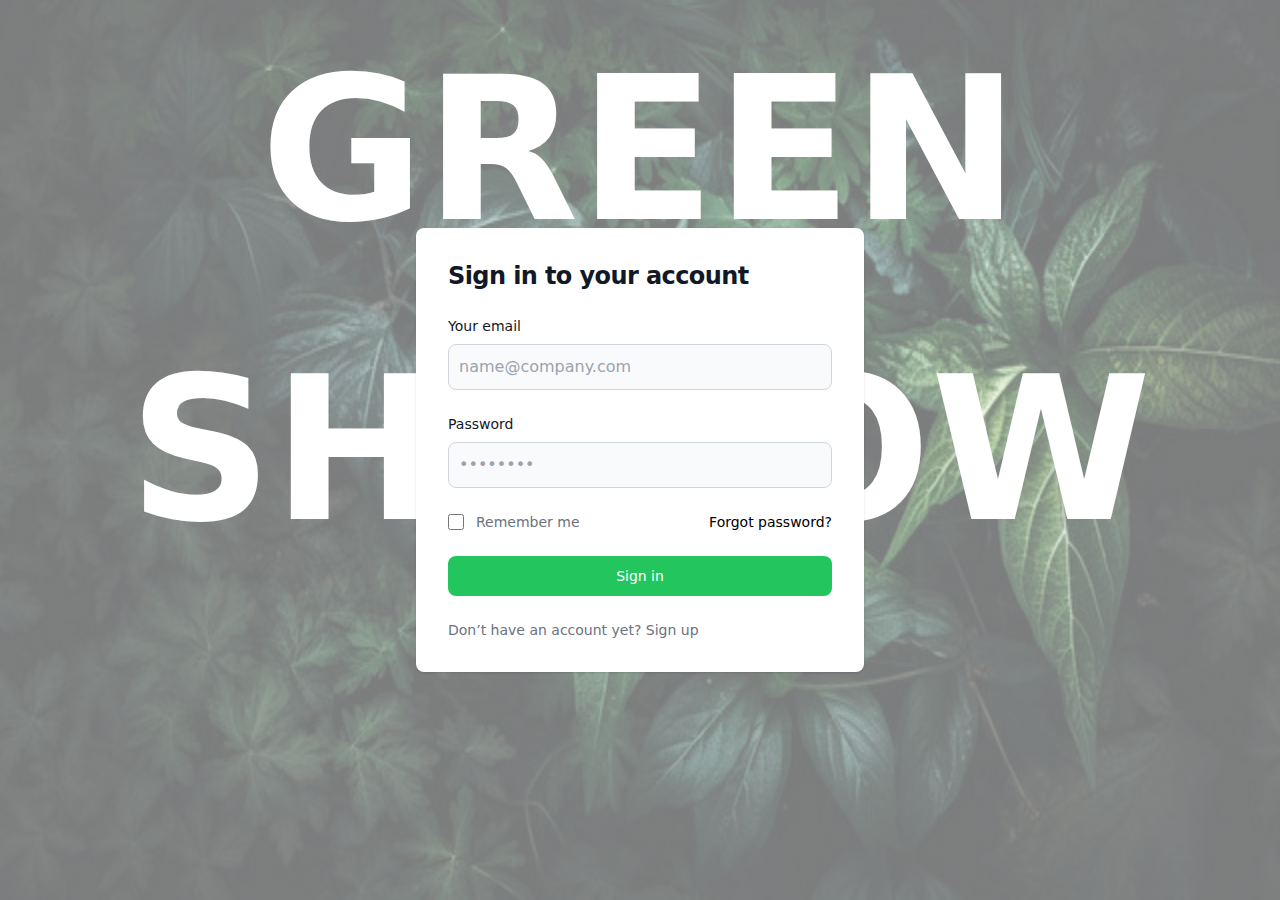
<file: frontend/src/login.html>
<!DOCTYPE html>
<html lang="en">
  <head>
    <meta charset="UTF-8" />
    <meta name="viewport" content="width=device-width, initial-scale=1.0" />
    <title>Document</title>
    <link href="./output.css" rel="stylesheet" />
  </head>
  <body>
    <section class="bg-gray-50 ">
      <img class="h-full w-full absolute opacity-50" src="./acessst/image/leff.jpg" alt="">
      <h1 class="text-white font-bold text-[200px] absolute z-[5] font-poppins flex items-center justify-center text-center">GREEN SHADOW</h1>
      <div
        class="flex flex-col items-center justify-center px-6 py-8 mx-auto md:h-screen lg:py-0 relative z-10 "
      >
        <div
          class="w-full bg-white rounded-lg shadow md:mt-0 sm:max-w-md xl:p-0 "
        >
          <div class="p-6 space-y-4 md:space-y-6 sm:p-8">
            <h1
              class="text-xl font-bold leading-tight tracking-tight text-gray-900 md:text-2xl "
            >
              Sign in to your account
            </h1>
            <form class="space-y-4 md:space-y-6" action="#">
              <div>
                <label
                  for="email"
                  class="block mb-2 text-sm font-medium text-gray-900 "
                  >Your email</label
                >
                <input
                  type="email"
                  name="email"
                  id="email"
                  class="bg-gray-50 border border-gray-300 text-gray-900 rounded-lg focus:ring-primary-600 focus:border-primary-600 block w-full p-2.5 "
                  placeholder="name@company.com"
                  required=""
                />
              </div>
              <div>
                <label
                  for="password"
                  class="block mb-2 text-sm font-medium text-gray-900 "
                  >Password</label
                >
                <input
                  type="password"
                  name="password"
                  id="password"
                  placeholder="••••••••"
                  class="bg-gray-50 border border-gray-300 text-gray-900 rounded-lg focus:ring-primary-600 focus:border-primary-600 block w-full p-2.5 "
                  required=""
                />
              </div>
              <div class="flex items-center justify-between">
                <div class="flex items-start">
                  <div class="flex items-center h-5">
                    <input
                      id="remember"
                      aria-describedby="remember"
                      type="checkbox"
                      class="w-4 h-4 border border-gray-300 rounded bg-gray-50 focus:ring-3 focus:ring-primary-300 "
                      required=""
                    />
                  </div>
                  <div class="ml-3 text-sm">
                    <label
                      for="remember"
                      class="text-gray-500 "
                      >Remember me</label
                    >
                  </div>
                </div>
                <a
                  href="#"
                  class="text-sm font-medium text-primary-600 hover:underline "
                  >Forgot password?</a
                >
              </div>
              <button
                onclick="navigate()"
                type="submit"
                class="w-full text-white bg-green-500 hover:bg-primary-700 focus:ring-4 focus:outline-none focus:ring-primary-300 font-medium rounded-lg text-sm px-5 py-2.5 text-center "
              >
                Sign in
              </button>
              <p class="text-sm font-light text-gray-500 ">
                Don’t have an account yet?
                <a
                  href="reg.html"
                  class="font-medium text-primary-600 hover:underline "
                  >Sign up</a
                >
              </p>
            </form>
          </div>
        </div>
      </div>
    </section>
  </body>

  <script>
    async function navigate() {
      const email = document.getElementById("email").value;
      const password = document.getElementById("password").value;

      const requestBody = {
        email: email,
        password: password,
      };

      localStorage.setItem("user", email);

      try {
        const response = await fetch("http://localhost:8080/auth/login", {
          method: "POST",
          headers: {
            "Content-Type": "application/json",
          },
          body: JSON.stringify(requestBody),
        });

        if (response.ok) {
          const result = await response.json();
          console.log("Login successful:", result);

          localStorage.setItem("token", result.token);
          localStorage.setItem("expiresIn", result.expiresIn);

          

          alert("Login successful!");
          window.location.href = "index.html";
        } else {
          console.error("Login failed:", response.status, response.statusText);
          alert("Login failed. Please check your credentials.");
        }
      } catch (error) {
        console.error("Error during login:", error);
        alert("An error occurred. Please try again later.");
      }
    }
  </script>
  
</html>
</file>
<file: frontend/src/output.css>
*, ::before, ::after {
  --tw-border-spacing-x: 0;
  --tw-border-spacing-y: 0;
  --tw-translate-x: 0;
  --tw-translate-y: 0;
  --tw-rotate: 0;
  --tw-skew-x: 0;
  --tw-skew-y: 0;
  --tw-scale-x: 1;
  --tw-scale-y: 1;
  --tw-pan-x:  ;
  --tw-pan-y:  ;
  --tw-pinch-zoom:  ;
  --tw-scroll-snap-strictness: proximity;
  --tw-gradient-from-position:  ;
  --tw-gradient-via-position:  ;
  --tw-gradient-to-position:  ;
  --tw-ordinal:  ;
  --tw-slashed-zero:  ;
  --tw-numeric-figure:  ;
  --tw-numeric-spacing:  ;
  --tw-numeric-fraction:  ;
  --tw-ring-inset:  ;
  --tw-ring-offset-width: 0px;
  --tw-ring-offset-color: #fff;
  --tw-ring-color: rgb(59 130 246 / 0.5);
  --tw-ring-offset-shadow: 0 0 #0000;
  --tw-ring-shadow: 0 0 #0000;
  --tw-shadow: 0 0 #0000;
  --tw-shadow-colored: 0 0 #0000;
  --tw-blur:  ;
  --tw-brightness:  ;
  --tw-contrast:  ;
  --tw-grayscale:  ;
  --tw-hue-rotate:  ;
  --tw-invert:  ;
  --tw-saturate:  ;
  --tw-sepia:  ;
  --tw-drop-shadow:  ;
  --tw-backdrop-blur:  ;
  --tw-backdrop-brightness:  ;
  --tw-backdrop-contrast:  ;
  --tw-backdrop-grayscale:  ;
  --tw-backdrop-hue-rotate:  ;
  --tw-backdrop-invert:  ;
  --tw-backdrop-opacity:  ;
  --tw-backdrop-saturate:  ;
  --tw-backdrop-sepia:  ;
  --tw-contain-size:  ;
  --tw-contain-layout:  ;
  --tw-contain-paint:  ;
  --tw-contain-style:  ;
}

::backdrop {
  --tw-border-spacing-x: 0;
  --tw-border-spacing-y: 0;
  --tw-translate-x: 0;
  --tw-translate-y: 0;
  --tw-rotate: 0;
  --tw-skew-x: 0;
  --tw-skew-y: 0;
  --tw-scale-x: 1;
  --tw-scale-y: 1;
  --tw-pan-x:  ;
  --tw-pan-y:  ;
  --tw-pinch-zoom:  ;
  --tw-scroll-snap-strictness: proximity;
  --tw-gradient-from-position:  ;
  --tw-gradient-via-position:  ;
  --tw-gradient-to-position:  ;
  --tw-ordinal:  ;
  --tw-slashed-zero:  ;
  --tw-numeric-figure:  ;
  --tw-numeric-spacing:  ;
  --tw-numeric-fraction:  ;
  --tw-ring-inset:  ;
  --tw-ring-offset-width: 0px;
  --tw-ring-offset-color: #fff;
  --tw-ring-color: rgb(59 130 246 / 0.5);
  --tw-ring-offset-shadow: 0 0 #0000;
  --tw-ring-shadow: 0 0 #0000;
  --tw-shadow: 0 0 #0000;
  --tw-shadow-colored: 0 0 #0000;
  --tw-blur:  ;
  --tw-brightness:  ;
  --tw-contrast:  ;
  --tw-grayscale:  ;
  --tw-hue-rotate:  ;
  --tw-invert:  ;
  --tw-saturate:  ;
  --tw-sepia:  ;
  --tw-drop-shadow:  ;
  --tw-backdrop-blur:  ;
  --tw-backdrop-brightness:  ;
  --tw-backdrop-contrast:  ;
  --tw-backdrop-grayscale:  ;
  --tw-backdrop-hue-rotate:  ;
  --tw-backdrop-invert:  ;
  --tw-backdrop-opacity:  ;
  --tw-backdrop-saturate:  ;
  --tw-backdrop-sepia:  ;
  --tw-contain-size:  ;
  --tw-contain-layout:  ;
  --tw-contain-paint:  ;
  --tw-contain-style:  ;
}

/*
! tailwindcss v3.4.14 | MIT License | https://tailwindcss.com
*/

/*
1. Prevent padding and border from affecting element width. (https://github.com/mozdevs/cssremedy/issues/4)
2. Allow adding a border to an element by just adding a border-width. (https://github.com/tailwindcss/tailwindcss/pull/116)
*/

*,
::before,
::after {
  box-sizing: border-box;
  /* 1 */
  border-width: 0;
  /* 2 */
  border-style: solid;
  /* 2 */
  border-color: #e5e7eb;
  /* 2 */
}

::before,
::after {
  --tw-content: '';
}

/*
1. Use a consistent sensible line-height in all browsers.
2. Prevent adjustments of font size after orientation changes in iOS.
3. Use a more readable tab size.
4. Use the user's configured `sans` font-family by default.
5. Use the user's configured `sans` font-feature-settings by default.
6. Use the user's configured `sans` font-variation-settings by default.
7. Disable tap highlights on iOS
*/

html,
:host {
  line-height: 1.5;
  /* 1 */
  -webkit-text-size-adjust: 100%;
  /* 2 */
  -moz-tab-size: 4;
  /* 3 */
  -o-tab-size: 4;
     tab-size: 4;
  /* 3 */
  font-family: ui-sans-serif, system-ui, sans-serif, "Apple Color Emoji", "Segoe UI Emoji", "Segoe UI Symbol", "Noto Color Emoji";
  /* 4 */
  font-feature-settings: normal;
  /* 5 */
  font-variation-settings: normal;
  /* 6 */
  -webkit-tap-highlight-color: transparent;
  /* 7 */
}

/*
1. Remove the margin in all browsers.
2. Inherit line-height from `html` so users can set them as a class directly on the `html` element.
*/

body {
  margin: 0;
  /* 1 */
  line-height: inherit;
  /* 2 */
}

/*
1. Add the correct height in Firefox.
2. Correct the inheritance of border color in Firefox. (https://bugzilla.mozilla.org/show_bug.cgi?id=190655)
3. Ensure horizontal rules are visible by default.
*/

hr {
  height: 0;
  /* 1 */
  color: inherit;
  /* 2 */
  border-top-width: 1px;
  /* 3 */
}

/*
Add the correct text decoration in Chrome, Edge, and Safari.
*/

abbr:where([title]) {
  -webkit-text-decoration: underline dotted;
          text-decoration: underline dotted;
}

/*
Remove the default font size and weight for headings.
*/

h1,
h2,
h3,
h4,
h5,
h6 {
  font-size: inherit;
  font-weight: inherit;
}

/*
Reset links to optimize for opt-in styling instead of opt-out.
*/

a {
  color: inherit;
  text-decoration: inherit;
}

/*
Add the correct font weight in Edge and Safari.
*/

b,
strong {
  font-weight: bolder;
}

/*
1. Use the user's configured `mono` font-family by default.
2. Use the user's configured `mono` font-feature-settings by default.
3. Use the user's configured `mono` font-variation-settings by default.
4. Correct the odd `em` font sizing in all browsers.
*/

code,
kbd,
samp,
pre {
  font-family: ui-monospace, SFMono-Regular, Menlo, Monaco, Consolas, "Liberation Mono", "Courier New", monospace;
  /* 1 */
  font-feature-settings: normal;
  /* 2 */
  font-variation-settings: normal;
  /* 3 */
  font-size: 1em;
  /* 4 */
}

/*
Add the correct font size in all browsers.
*/

small {
  font-size: 80%;
}

/*
Prevent `sub` and `sup` elements from affecting the line height in all browsers.
*/

sub,
sup {
  font-size: 75%;
  line-height: 0;
  position: relative;
  vertical-align: baseline;
}

sub {
  bottom: -0.25em;
}

sup {
  top: -0.5em;
}

/*
1. Remove text indentation from table contents in Chrome and Safari. (https://bugs.chromium.org/p/chromium/issues/detail?id=999088, https://bugs.webkit.org/show_bug.cgi?id=201297)
2. Correct table border color inheritance in all Chrome and Safari. (https://bugs.chromium.org/p/chromium/issues/detail?id=935729, https://bugs.webkit.org/show_bug.cgi?id=195016)
3. Remove gaps between table borders by default.
*/

table {
  text-indent: 0;
  /* 1 */
  border-color: inherit;
  /* 2 */
  border-collapse: collapse;
  /* 3 */
}

/*
1. Change the font styles in all browsers.
2. Remove the margin in Firefox and Safari.
3. Remove default padding in all browsers.
*/

button,
input,
optgroup,
select,
textarea {
  font-family: inherit;
  /* 1 */
  font-feature-settings: inherit;
  /* 1 */
  font-variation-settings: inherit;
  /* 1 */
  font-size: 100%;
  /* 1 */
  font-weight: inherit;
  /* 1 */
  line-height: inherit;
  /* 1 */
  letter-spacing: inherit;
  /* 1 */
  color: inherit;
  /* 1 */
  margin: 0;
  /* 2 */
  padding: 0;
  /* 3 */
}

/*
Remove the inheritance of text transform in Edge and Firefox.
*/

button,
select {
  text-transform: none;
}

/*
1. Correct the inability to style clickable types in iOS and Safari.
2. Remove default button styles.
*/

button,
input:where([type='button']),
input:where([type='reset']),
input:where([type='submit']) {
  -webkit-appearance: button;
  /* 1 */
  background-color: transparent;
  /* 2 */
  background-image: none;
  /* 2 */
}

/*
Use the modern Firefox focus style for all focusable elements.
*/

:-moz-focusring {
  outline: auto;
}

/*
Remove the additional `:invalid` styles in Firefox. (https://github.com/mozilla/gecko-dev/blob/2f9eacd9d3d995c937b4251a5557d95d494c9be1/layout/style/res/forms.css#L728-L737)
*/

:-moz-ui-invalid {
  box-shadow: none;
}

/*
Add the correct vertical alignment in Chrome and Firefox.
*/

progress {
  vertical-align: baseline;
}

/*
Correct the cursor style of increment and decrement buttons in Safari.
*/

::-webkit-inner-spin-button,
::-webkit-outer-spin-button {
  height: auto;
}

/*
1. Correct the odd appearance in Chrome and Safari.
2. Correct the outline style in Safari.
*/

[type='search'] {
  -webkit-appearance: textfield;
  /* 1 */
  outline-offset: -2px;
  /* 2 */
}

/*
Remove the inner padding in Chrome and Safari on macOS.
*/

::-webkit-search-decoration {
  -webkit-appearance: none;
}

/*
1. Correct the inability to style clickable types in iOS and Safari.
2. Change font properties to `inherit` in Safari.
*/

::-webkit-file-upload-button {
  -webkit-appearance: button;
  /* 1 */
  font: inherit;
  /* 2 */
}

/*
Add the correct display in Chrome and Safari.
*/

summary {
  display: list-item;
}

/*
Removes the default spacing and border for appropriate elements.
*/

blockquote,
dl,
dd,
h1,
h2,
h3,
h4,
h5,
h6,
hr,
figure,
p,
pre {
  margin: 0;
}

fieldset {
  margin: 0;
  padding: 0;
}

legend {
  padding: 0;
}

ol,
ul,
menu {
  list-style: none;
  margin: 0;
  padding: 0;
}

/*
Reset default styling for dialogs.
*/

dialog {
  padding: 0;
}

/*
Prevent resizing textareas horizontally by default.
*/

textarea {
  resize: vertical;
}

/*
1. Reset the default placeholder opacity in Firefox. (https://github.com/tailwindlabs/tailwindcss/issues/3300)
2. Set the default placeholder color to the user's configured gray 400 color.
*/

input::-moz-placeholder, textarea::-moz-placeholder {
  opacity: 1;
  /* 1 */
  color: #9ca3af;
  /* 2 */
}

input::placeholder,
textarea::placeholder {
  opacity: 1;
  /* 1 */
  color: #9ca3af;
  /* 2 */
}

/*
Set the default cursor for buttons.
*/

button,
[role="button"] {
  cursor: pointer;
}

/*
Make sure disabled buttons don't get the pointer cursor.
*/

:disabled {
  cursor: default;
}

/*
1. Make replaced elements `display: block` by default. (https://github.com/mozdevs/cssremedy/issues/14)
2. Add `vertical-align: middle` to align replaced elements more sensibly by default. (https://github.com/jensimmons/cssremedy/issues/14#issuecomment-634934210)
   This can trigger a poorly considered lint error in some tools but is included by design.
*/

img,
svg,
video,
canvas,
audio,
iframe,
embed,
object {
  display: block;
  /* 1 */
  vertical-align: middle;
  /* 2 */
}

/*
Constrain images and videos to the parent width and preserve their intrinsic aspect ratio. (https://github.com/mozdevs/cssremedy/issues/14)
*/

img,
video {
  max-width: 100%;
  height: auto;
}

/* Make elements with the HTML hidden attribute stay hidden by default */

[hidden]:where(:not([hidden="until-found"])) {
  display: none;
}

.sr-only {
  position: absolute;
  width: 1px;
  height: 1px;
  padding: 0;
  margin: -1px;
  overflow: hidden;
  clip: rect(0, 0, 0, 0);
  white-space: nowrap;
  border-width: 0;
}

.visible {
  visibility: visible;
}

.static {
  position: static;
}

.fixed {
  position: fixed;
}

.absolute {
  position: absolute;
}

.relative {
  position: relative;
}

.bottom-0 {
  bottom: 0px;
}

.left-0 {
  left: 0px;
}

.left-2\.5 {
  left: 0.625rem;
}

.right-0 {
  right: 0px;
}

.right-\[100px\] {
  right: 100px;
}

.top-0 {
  top: 0px;
}

.top-2\.5 {
  top: 0.625rem;
}

.z-10 {
  z-index: 10;
}

.z-\[1000\] {
  z-index: 1000;
}

.z-\[5\] {
  z-index: 5;
}

.col-span-2 {
  grid-column: span 2 / span 2;
}

.col-span-full {
  grid-column: 1 / -1;
}

.m-auto {
  margin: auto;
}

.mx-auto {
  margin-left: auto;
  margin-right: auto;
}

.mb-10 {
  margin-bottom: 2.5rem;
}

.mb-2 {
  margin-bottom: 0.5rem;
}

.mb-3 {
  margin-bottom: 0.75rem;
}

.mb-4 {
  margin-bottom: 1rem;
}

.mb-5 {
  margin-bottom: 1.25rem;
}

.mb-6 {
  margin-bottom: 1.5rem;
}

.ml-2 {
  margin-left: 0.5rem;
}

.ml-3 {
  margin-left: 0.75rem;
}

.mr-2 {
  margin-right: 0.5rem;
}

.mr-6 {
  margin-right: 1.5rem;
}

.ms-2 {
  margin-inline-start: 0.5rem;
}

.mt-2 {
  margin-top: 0.5rem;
}

.mt-4 {
  margin-top: 1rem;
}

.mt-5 {
  margin-top: 1.25rem;
}

.mt-6 {
  margin-top: 1.5rem;
}

.block {
  display: block;
}

.inline-block {
  display: inline-block;
}

.inline {
  display: inline;
}

.flex {
  display: flex;
}

.inline-flex {
  display: inline-flex;
}

.table {
  display: table;
}

.grid {
  display: grid;
}

.contents {
  display: contents;
}

.hidden {
  display: none;
}

.h-16 {
  height: 4rem;
}

.h-4 {
  height: 1rem;
}

.h-5 {
  height: 1.25rem;
}

.h-6 {
  height: 1.5rem;
}

.h-8 {
  height: 2rem;
}

.h-\[18px\] {
  height: 18px;
}

.h-\[200px\] {
  height: 200px;
}

.h-\[24px\] {
  height: 24px;
}

.h-\[44px\] {
  height: 44px;
}

.h-\[50px\] {
  height: 50px;
}

.h-\[68\%\] {
  height: 68%;
}

.h-\[70px\] {
  height: 70px;
}

.h-\[80\%\] {
  height: 80%;
}

.h-dvh {
  height: 100dvh;
}

.h-fit {
  height: -moz-fit-content;
  height: fit-content;
}

.h-full {
  height: 100%;
}

.max-h-96 {
  max-height: 24rem;
}

.min-h-fit {
  min-height: -moz-fit-content;
  min-height: fit-content;
}

.w-16 {
  width: 4rem;
}

.w-3 {
  width: 0.75rem;
}

.w-4 {
  width: 1rem;
}

.w-40 {
  width: 10rem;
}

.w-5 {
  width: 1.25rem;
}

.w-6 {
  width: 1.5rem;
}

.w-8 {
  width: 2rem;
}

.w-\[50\%\] {
  width: 50%;
}

.w-dvw {
  width: 100dvw;
}

.w-fit {
  width: -moz-fit-content;
  width: fit-content;
}

.w-full {
  width: 100%;
}

.w-max {
  width: -moz-max-content;
  width: max-content;
}

.min-w-\[200px\] {
  min-width: 200px;
}

.min-w-fit {
  min-width: -moz-fit-content;
  min-width: fit-content;
}

.min-w-full {
  min-width: 100%;
}

.min-w-max {
  min-width: -moz-max-content;
  min-width: max-content;
}

.max-w-sm {
  max-width: 24rem;
}

.flex-shrink-0 {
  flex-shrink: 0;
}

.flex-grow-\[1\] {
  flex-grow: 1;
}

.grow-\[1\] {
  flex-grow: 1;
}

.table-auto {
  table-layout: auto;
}

.border-collapse {
  border-collapse: collapse;
}

.cursor-pointer {
  cursor: pointer;
}

.resize {
  resize: both;
}

.grid-cols-2 {
  grid-template-columns: repeat(2, minmax(0, 1fr));
}

.flex-row {
  flex-direction: row;
}

.flex-col {
  flex-direction: column;
}

.flex-wrap {
  flex-wrap: wrap;
}

.items-start {
  align-items: flex-start;
}

.items-center {
  align-items: center;
}

.justify-start {
  justify-content: flex-start;
}

.justify-end {
  justify-content: flex-end;
}

.justify-center {
  justify-content: center;
}

.justify-between {
  justify-content: space-between;
}

.gap-2 {
  gap: 0.5rem;
}

.gap-3 {
  gap: 0.75rem;
}

.gap-4 {
  gap: 1rem;
}

.gap-5 {
  gap: 1.25rem;
}

.gap-6 {
  gap: 1.5rem;
}

.space-y-4 > :not([hidden]) ~ :not([hidden]) {
  --tw-space-y-reverse: 0;
  margin-top: calc(1rem * calc(1 - var(--tw-space-y-reverse)));
  margin-bottom: calc(1rem * var(--tw-space-y-reverse));
}

.overflow-auto {
  overflow: auto;
}

.rounded {
  border-radius: 0.25rem;
}

.rounded-full {
  border-radius: 9999px;
}

.rounded-lg {
  border-radius: 0.5rem;
}

.rounded-md {
  border-radius: 0.375rem;
}

.rounded-xl {
  border-radius: 0.75rem;
}

.border {
  border-width: 1px;
}

.border-0 {
  border-width: 0px;
}

.border-b {
  border-bottom-width: 1px;
}

.border-l-\[4px\] {
  border-left-width: 4px;
}

.border-dashed {
  border-style: dashed;
}

.border-none {
  border-style: none;
}

.border-\[\#22C55E\] {
  --tw-border-opacity: 1;
  border-color: rgb(34 197 94 / var(--tw-border-opacity));
}

.border-gray-300 {
  --tw-border-opacity: 1;
  border-color: rgb(209 213 219 / var(--tw-border-opacity));
}

.border-gray-900\/25 {
  border-color: rgb(17 24 39 / 0.25);
}

.border-slate-200 {
  --tw-border-opacity: 1;
  border-color: rgb(226 232 240 / var(--tw-border-opacity));
}

.border-transparent {
  border-color: transparent;
}

.border-white {
  --tw-border-opacity: 1;
  border-color: rgb(255 255 255 / var(--tw-border-opacity));
}

.bg-\[\#22C55E\] {
  --tw-bg-opacity: 1;
  background-color: rgb(34 197 94 / var(--tw-bg-opacity));
}

.bg-\[\#4CAF50\] {
  --tw-bg-opacity: 1;
  background-color: rgb(76 175 80 / var(--tw-bg-opacity));
}

.bg-\[\#fdffff\] {
  --tw-bg-opacity: 1;
  background-color: rgb(253 255 255 / var(--tw-bg-opacity));
}

.bg-blue-100 {
  --tw-bg-opacity: 1;
  background-color: rgb(219 234 254 / var(--tw-bg-opacity));
}

.bg-gray-100 {
  --tw-bg-opacity: 1;
  background-color: rgb(243 244 246 / var(--tw-bg-opacity));
}

.bg-gray-200 {
  --tw-bg-opacity: 1;
  background-color: rgb(229 231 235 / var(--tw-bg-opacity));
}

.bg-gray-300 {
  --tw-bg-opacity: 1;
  background-color: rgb(209 213 219 / var(--tw-bg-opacity));
}

.bg-gray-50 {
  --tw-bg-opacity: 1;
  background-color: rgb(249 250 251 / var(--tw-bg-opacity));
}

.bg-green-100 {
  --tw-bg-opacity: 1;
  background-color: rgb(220 252 231 / var(--tw-bg-opacity));
}

.bg-green-500 {
  --tw-bg-opacity: 1;
  background-color: rgb(34 197 94 / var(--tw-bg-opacity));
}

.bg-purple-100 {
  --tw-bg-opacity: 1;
  background-color: rgb(243 232 255 / var(--tw-bg-opacity));
}

.bg-red-100 {
  --tw-bg-opacity: 1;
  background-color: rgb(254 226 226 / var(--tw-bg-opacity));
}

.bg-slate-100 {
  --tw-bg-opacity: 1;
  background-color: rgb(241 245 249 / var(--tw-bg-opacity));
}

.bg-slate-800 {
  --tw-bg-opacity: 1;
  background-color: rgb(30 41 59 / var(--tw-bg-opacity));
}

.bg-transparent {
  background-color: transparent;
}

.bg-white {
  --tw-bg-opacity: 1;
  background-color: rgb(255 255 255 / var(--tw-bg-opacity));
}

.bg-yellow-100 {
  --tw-bg-opacity: 1;
  background-color: rgb(254 249 195 / var(--tw-bg-opacity));
}

.from-\[\#0e836c1b\] {
  --tw-gradient-from: #0e836c1b var(--tw-gradient-from-position);
  --tw-gradient-to: rgb(14 131 108 / 0) var(--tw-gradient-to-position);
  --tw-gradient-stops: var(--tw-gradient-from), var(--tw-gradient-to);
}

.bg-clip-border {
  background-clip: border-box;
}

.fill-current {
  fill: currentColor;
}

.fill-white {
  fill: #fff;
}

.p-2 {
  padding: 0.5rem;
}

.p-2\.5 {
  padding: 0.625rem;
}

.p-3 {
  padding: 0.75rem;
}

.p-4 {
  padding: 1rem;
}

.p-6 {
  padding: 1.5rem;
}

.p-8 {
  padding: 2rem;
}

.px-2 {
  padding-left: 0.5rem;
  padding-right: 0.5rem;
}

.px-4 {
  padding-left: 1rem;
  padding-right: 1rem;
}

.px-5 {
  padding-left: 1.25rem;
  padding-right: 1.25rem;
}

.px-6 {
  padding-left: 1.5rem;
  padding-right: 1.5rem;
}

.py-1\.5 {
  padding-top: 0.375rem;
  padding-bottom: 0.375rem;
}

.py-10 {
  padding-top: 2.5rem;
  padding-bottom: 2.5rem;
}

.py-2 {
  padding-top: 0.5rem;
  padding-bottom: 0.5rem;
}

.py-2\.5 {
  padding-top: 0.625rem;
  padding-bottom: 0.625rem;
}

.py-8 {
  padding-top: 2rem;
  padding-bottom: 2rem;
}

.pl-1 {
  padding-left: 0.25rem;
}

.pl-10 {
  padding-left: 2.5rem;
}

.pr-3 {
  padding-right: 0.75rem;
}

.text-left {
  text-align: left;
}

.text-center {
  text-align: center;
}

.font-\[sans-serif\] {
  font-family: sans-serif;
}

.font-sans {
  font-family: ui-sans-serif, system-ui, sans-serif, "Apple Color Emoji", "Segoe UI Emoji", "Segoe UI Symbol", "Noto Color Emoji";
}

.text-2xl {
  font-size: 1.5rem;
  line-height: 2rem;
}

.text-3xl {
  font-size: 1.875rem;
  line-height: 2.25rem;
}

.text-lg {
  font-size: 1.125rem;
  line-height: 1.75rem;
}

.text-sm {
  font-size: 0.875rem;
  line-height: 1.25rem;
}

.text-sm\/6 {
  font-size: 0.875rem;
  line-height: 1.5rem;
}

.text-xl {
  font-size: 1.25rem;
  line-height: 1.75rem;
}

.text-xs\/5 {
  font-size: 0.75rem;
  line-height: 1.25rem;
}

.text-\[50px\] {
  font-size: 50px;
}

.text-\[100px\] {
  font-size: 100px;
}

.text-\[200px\] {
  font-size: 200px;
}

.text-xs {
  font-size: 0.75rem;
  line-height: 1rem;
}

.font-bold {
  font-weight: 700;
}

.font-light {
  font-weight: 300;
}

.font-medium {
  font-weight: 500;
}

.font-normal {
  font-weight: 400;
}

.font-semibold {
  font-weight: 600;
}

.uppercase {
  text-transform: uppercase;
}

.lowercase {
  text-transform: lowercase;
}

.leading-none {
  line-height: 1;
}

.leading-normal {
  line-height: 1.5;
}

.leading-tight {
  line-height: 1.25;
}

.tracking-tight {
  letter-spacing: -0.025em;
}

.text-\[\#0E836B\] {
  --tw-text-opacity: 1;
  color: rgb(14 131 107 / var(--tw-text-opacity));
}

.text-\[\#22C55E\] {
  --tw-text-opacity: 1;
  color: rgb(34 197 94 / var(--tw-text-opacity));
}

.text-blue-600 {
  --tw-text-opacity: 1;
  color: rgb(37 99 235 / var(--tw-text-opacity));
}

.text-gray-500 {
  --tw-text-opacity: 1;
  color: rgb(107 114 128 / var(--tw-text-opacity));
}

.text-gray-600 {
  --tw-text-opacity: 1;
  color: rgb(75 85 99 / var(--tw-text-opacity));
}

.text-gray-700 {
  --tw-text-opacity: 1;
  color: rgb(55 65 81 / var(--tw-text-opacity));
}

.text-gray-800 {
  --tw-text-opacity: 1;
  color: rgb(31 41 55 / var(--tw-text-opacity));
}

.text-gray-900 {
  --tw-text-opacity: 1;
  color: rgb(17 24 39 / var(--tw-text-opacity));
}

.text-green-600 {
  --tw-text-opacity: 1;
  color: rgb(22 163 74 / var(--tw-text-opacity));
}

.text-indigo-600 {
  --tw-text-opacity: 1;
  color: rgb(79 70 229 / var(--tw-text-opacity));
}

.text-purple-600 {
  --tw-text-opacity: 1;
  color: rgb(147 51 234 / var(--tw-text-opacity));
}

.text-red-600 {
  --tw-text-opacity: 1;
  color: rgb(220 38 38 / var(--tw-text-opacity));
}

.text-slate-600 {
  --tw-text-opacity: 1;
  color: rgb(71 85 105 / var(--tw-text-opacity));
}

.text-slate-700 {
  --tw-text-opacity: 1;
  color: rgb(51 65 85 / var(--tw-text-opacity));
}

.text-white {
  --tw-text-opacity: 1;
  color: rgb(255 255 255 / var(--tw-text-opacity));
}

.text-red-500 {
  --tw-text-opacity: 1;
  color: rgb(239 68 68 / var(--tw-text-opacity));
}

.text-green-500 {
  --tw-text-opacity: 1;
  color: rgb(34 197 94 / var(--tw-text-opacity));
}

.antialiased {
  -webkit-font-smoothing: antialiased;
  -moz-osx-font-smoothing: grayscale;
}

.opacity-70 {
  opacity: 0.7;
}

.opacity-50 {
  opacity: 0.5;
}

.shadow {
  --tw-shadow: 0 1px 3px 0 rgb(0 0 0 / 0.1), 0 1px 2px -1px rgb(0 0 0 / 0.1);
  --tw-shadow-colored: 0 1px 3px 0 var(--tw-shadow-color), 0 1px 2px -1px var(--tw-shadow-color);
  box-shadow: var(--tw-ring-offset-shadow, 0 0 #0000), var(--tw-ring-shadow, 0 0 #0000), var(--tw-shadow);
}

.shadow-lg {
  --tw-shadow: 0 10px 15px -3px rgb(0 0 0 / 0.1), 0 4px 6px -4px rgb(0 0 0 / 0.1);
  --tw-shadow-colored: 0 10px 15px -3px var(--tw-shadow-color), 0 4px 6px -4px var(--tw-shadow-color);
  box-shadow: var(--tw-ring-offset-shadow, 0 0 #0000), var(--tw-ring-shadow, 0 0 #0000), var(--tw-shadow);
}

.shadow-md {
  --tw-shadow: 0 4px 6px -1px rgb(0 0 0 / 0.1), 0 2px 4px -2px rgb(0 0 0 / 0.1);
  --tw-shadow-colored: 0 4px 6px -1px var(--tw-shadow-color), 0 2px 4px -2px var(--tw-shadow-color);
  box-shadow: var(--tw-ring-offset-shadow, 0 0 #0000), var(--tw-ring-shadow, 0 0 #0000), var(--tw-shadow);
}

.shadow-sm {
  --tw-shadow: 0 1px 2px 0 rgb(0 0 0 / 0.05);
  --tw-shadow-colored: 0 1px 2px 0 var(--tw-shadow-color);
  box-shadow: var(--tw-ring-offset-shadow, 0 0 #0000), var(--tw-ring-shadow, 0 0 #0000), var(--tw-shadow);
}

.outline-none {
  outline: 2px solid transparent;
  outline-offset: 2px;
}

.ring-1 {
  --tw-ring-offset-shadow: var(--tw-ring-inset) 0 0 0 var(--tw-ring-offset-width) var(--tw-ring-offset-color);
  --tw-ring-shadow: var(--tw-ring-inset) 0 0 0 calc(1px + var(--tw-ring-offset-width)) var(--tw-ring-color);
  box-shadow: var(--tw-ring-offset-shadow), var(--tw-ring-shadow), var(--tw-shadow, 0 0 #0000);
}

.ring-inset {
  --tw-ring-inset: inset;
}

.ring-gray-300 {
  --tw-ring-opacity: 1;
  --tw-ring-color: rgb(209 213 219 / var(--tw-ring-opacity));
}

.blur {
  --tw-blur: blur(8px);
  filter: var(--tw-blur) var(--tw-brightness) var(--tw-contrast) var(--tw-grayscale) var(--tw-hue-rotate) var(--tw-invert) var(--tw-saturate) var(--tw-sepia) var(--tw-drop-shadow);
}

.filter {
  filter: var(--tw-blur) var(--tw-brightness) var(--tw-contrast) var(--tw-grayscale) var(--tw-hue-rotate) var(--tw-invert) var(--tw-saturate) var(--tw-sepia) var(--tw-drop-shadow);
}

.transition {
  transition-property: color, background-color, border-color, text-decoration-color, fill, stroke, opacity, box-shadow, transform, filter, -webkit-backdrop-filter;
  transition-property: color, background-color, border-color, text-decoration-color, fill, stroke, opacity, box-shadow, transform, filter, backdrop-filter;
  transition-property: color, background-color, border-color, text-decoration-color, fill, stroke, opacity, box-shadow, transform, filter, backdrop-filter, -webkit-backdrop-filter;
  transition-timing-function: cubic-bezier(0.4, 0, 0.2, 1);
  transition-duration: 150ms;
}

.transition-all {
  transition-property: all;
  transition-timing-function: cubic-bezier(0.4, 0, 0.2, 1);
  transition-duration: 150ms;
}

.duration-300 {
  transition-duration: 300ms;
}

.placeholder\:text-gray-400::-moz-placeholder {
  --tw-text-opacity: 1;
  color: rgb(156 163 175 / var(--tw-text-opacity));
}

.placeholder\:text-gray-400::placeholder {
  --tw-text-opacity: 1;
  color: rgb(156 163 175 / var(--tw-text-opacity));
}

.placeholder\:text-slate-400::-moz-placeholder {
  --tw-text-opacity: 1;
  color: rgb(148 163 184 / var(--tw-text-opacity));
}

.placeholder\:text-slate-400::placeholder {
  --tw-text-opacity: 1;
  color: rgb(148 163 184 / var(--tw-text-opacity));
}

.focus-within\:outline-none:focus-within {
  outline: 2px solid transparent;
  outline-offset: 2px;
}

.focus-within\:ring-2:focus-within {
  --tw-ring-offset-shadow: var(--tw-ring-inset) 0 0 0 var(--tw-ring-offset-width) var(--tw-ring-offset-color);
  --tw-ring-shadow: var(--tw-ring-inset) 0 0 0 calc(2px + var(--tw-ring-offset-width)) var(--tw-ring-color);
  box-shadow: var(--tw-ring-offset-shadow), var(--tw-ring-shadow), var(--tw-shadow, 0 0 #0000);
}

.focus-within\:ring-indigo-600:focus-within {
  --tw-ring-opacity: 1;
  --tw-ring-color: rgb(79 70 229 / var(--tw-ring-opacity));
}

.focus-within\:ring-offset-2:focus-within {
  --tw-ring-offset-width: 2px;
}

.hover\:h-\[300px\]:hover {
  height: 300px;
}

.hover\:border-\[\#0E836B\]:hover {
  --tw-border-opacity: 1;
  border-color: rgb(14 131 107 / var(--tw-border-opacity));
}

.hover\:border-slate-300:hover {
  --tw-border-opacity: 1;
  border-color: rgb(203 213 225 / var(--tw-border-opacity));
}

.hover\:bg-\[\#22C55E\]:hover {
  --tw-bg-opacity: 1;
  background-color: rgb(34 197 94 / var(--tw-bg-opacity));
}

.hover\:bg-gray-300:hover {
  --tw-bg-opacity: 1;
  background-color: rgb(209 213 219 / var(--tw-bg-opacity));
}

.hover\:bg-gray-400:hover {
  --tw-bg-opacity: 1;
  background-color: rgb(156 163 175 / var(--tw-bg-opacity));
}

.hover\:bg-gray-500:hover {
  --tw-bg-opacity: 1;
  background-color: rgb(107 114 128 / var(--tw-bg-opacity));
}

.hover\:bg-green-500:hover {
  --tw-bg-opacity: 1;
  background-color: rgb(34 197 94 / var(--tw-bg-opacity));
}

.hover\:bg-slate-700:hover {
  --tw-bg-opacity: 1;
  background-color: rgb(51 65 85 / var(--tw-bg-opacity));
}

.hover\:bg-green-600:hover {
  --tw-bg-opacity: 1;
  background-color: rgb(22 163 74 / var(--tw-bg-opacity));
}

.hover\:bg-gradient-to-r:hover {
  background-image: linear-gradient(to right, var(--tw-gradient-stops));
}

.hover\:text-indigo-500:hover {
  --tw-text-opacity: 1;
  color: rgb(99 102 241 / var(--tw-text-opacity));
}

.hover\:underline:hover {
  text-decoration-line: underline;
}

.hover\:shadow-lg:hover {
  --tw-shadow: 0 10px 15px -3px rgb(0 0 0 / 0.1), 0 4px 6px -4px rgb(0 0 0 / 0.1);
  --tw-shadow-colored: 0 10px 15px -3px var(--tw-shadow-color), 0 4px 6px -4px var(--tw-shadow-color);
  box-shadow: var(--tw-ring-offset-shadow, 0 0 #0000), var(--tw-ring-shadow, 0 0 #0000), var(--tw-shadow);
}

.focus\:border-slate-400:focus {
  --tw-border-opacity: 1;
  border-color: rgb(148 163 184 / var(--tw-border-opacity));
}

.focus\:bg-slate-700:focus {
  --tw-bg-opacity: 1;
  background-color: rgb(51 65 85 / var(--tw-bg-opacity));
}

.focus\:shadow:focus {
  --tw-shadow: 0 1px 3px 0 rgb(0 0 0 / 0.1), 0 1px 2px -1px rgb(0 0 0 / 0.1);
  --tw-shadow-colored: 0 1px 3px 0 var(--tw-shadow-color), 0 1px 2px -1px var(--tw-shadow-color);
  box-shadow: var(--tw-ring-offset-shadow, 0 0 #0000), var(--tw-ring-shadow, 0 0 #0000), var(--tw-shadow);
}

.focus\:shadow-none:focus {
  --tw-shadow: 0 0 #0000;
  --tw-shadow-colored: 0 0 #0000;
  box-shadow: var(--tw-ring-offset-shadow, 0 0 #0000), var(--tw-ring-shadow, 0 0 #0000), var(--tw-shadow);
}

.focus\:outline-none:focus {
  outline: 2px solid transparent;
  outline-offset: 2px;
}

.focus\:ring-2:focus {
  --tw-ring-offset-shadow: var(--tw-ring-inset) 0 0 0 var(--tw-ring-offset-width) var(--tw-ring-offset-color);
  --tw-ring-shadow: var(--tw-ring-inset) 0 0 0 calc(2px + var(--tw-ring-offset-width)) var(--tw-ring-color);
  box-shadow: var(--tw-ring-offset-shadow), var(--tw-ring-shadow), var(--tw-shadow, 0 0 #0000);
}

.focus\:ring-4:focus {
  --tw-ring-offset-shadow: var(--tw-ring-inset) 0 0 0 var(--tw-ring-offset-width) var(--tw-ring-offset-color);
  --tw-ring-shadow: var(--tw-ring-inset) 0 0 0 calc(4px + var(--tw-ring-offset-width)) var(--tw-ring-color);
  box-shadow: var(--tw-ring-offset-shadow), var(--tw-ring-shadow), var(--tw-shadow, 0 0 #0000);
}

.focus\:ring-inset:focus {
  --tw-ring-inset: inset;
}

.focus\:ring-\[\#22C55E\]:focus {
  --tw-ring-opacity: 1;
  --tw-ring-color: rgb(34 197 94 / var(--tw-ring-opacity));
}

.focus\:ring-blue-500:focus {
  --tw-ring-opacity: 1;
  --tw-ring-color: rgb(59 130 246 / var(--tw-ring-opacity));
}

.focus\:ring-indigo-600:focus {
  --tw-ring-opacity: 1;
  --tw-ring-color: rgb(79 70 229 / var(--tw-ring-opacity));
}

.active\:bg-\[\#22C55E\]:active {
  --tw-bg-opacity: 1;
  background-color: rgb(34 197 94 / var(--tw-bg-opacity));
}

.active\:bg-slate-700:active {
  --tw-bg-opacity: 1;
  background-color: rgb(51 65 85 / var(--tw-bg-opacity));
}

.active\:shadow-none:active {
  --tw-shadow: 0 0 #0000;
  --tw-shadow-colored: 0 0 #0000;
  box-shadow: var(--tw-ring-offset-shadow, 0 0 #0000), var(--tw-ring-shadow, 0 0 #0000), var(--tw-shadow);
}

.disabled\:pointer-events-none:disabled {
  pointer-events: none;
}

.disabled\:opacity-50:disabled {
  opacity: 0.5;
}

.disabled\:shadow-none:disabled {
  --tw-shadow: 0 0 #0000;
  --tw-shadow-colored: 0 0 #0000;
  box-shadow: var(--tw-ring-offset-shadow, 0 0 #0000), var(--tw-ring-shadow, 0 0 #0000), var(--tw-shadow);
}

@media not all and (min-width: 640px) {
  .max-sm\:h-fit {
    height: -moz-fit-content;
    height: fit-content;
  }
}

@media (min-width: 640px) {
  .sm\:col-span-3 {
    grid-column: span 3 / span 3;
  }

  .sm\:max-w-md {
    max-width: 28rem;
  }

  .sm\:flex-col {
    flex-direction: column;
  }

  .sm\:p-8 {
    padding: 2rem;
  }

  .sm\:text-sm\/6 {
    font-size: 0.875rem;
    line-height: 1.5rem;
  }
}

@media (min-width: 768px) {
  .md\:mt-0 {
    margin-top: 0px;
  }

  .md\:h-fit {
    height: -moz-fit-content;
    height: fit-content;
  }

  .md\:h-screen {
    height: 100vh;
  }

  .md\:w-full {
    width: 100%;
  }

  .md\:grid-cols-2 {
    grid-template-columns: repeat(2, minmax(0, 1fr));
  }

  .md\:flex-row {
    flex-direction: row;
  }

  .md\:flex-col {
    flex-direction: column;
  }

  .md\:space-y-6 > :not([hidden]) ~ :not([hidden]) {
    --tw-space-y-reverse: 0;
    margin-top: calc(1.5rem * calc(1 - var(--tw-space-y-reverse)));
    margin-bottom: calc(1.5rem * var(--tw-space-y-reverse));
  }

  .md\:text-2xl {
    font-size: 1.5rem;
    line-height: 2rem;
  }
}

@media (min-width: 1024px) {
  .lg\:h-full {
    height: 100%;
  }

  .lg\:w-\[20\%\] {
    width: 20%;
  }

  .lg\:flex-row {
    flex-direction: row;
  }

  .lg\:flex-col {
    flex-direction: column;
  }

  .lg\:py-0 {
    padding-top: 0px;
    padding-bottom: 0px;
  }
}

@media (min-width: 1280px) {
  .xl\:grid-cols-4 {
    grid-template-columns: repeat(4, minmax(0, 1fr));
  }

  .xl\:p-0 {
    padding: 0px;
  }
}

@media (prefers-color-scheme: dark) {
  .dark\:border-gray-600 {
    --tw-border-opacity: 1;
    border-color: rgb(75 85 99 / var(--tw-border-opacity));
  }

  .dark\:bg-gray-700 {
    --tw-bg-opacity: 1;
    background-color: rgb(55 65 81 / var(--tw-bg-opacity));
  }

  .dark\:ring-offset-gray-800 {
    --tw-ring-offset-color: #1f2937;
  }

  .dark\:focus\:ring-blue-600:focus {
    --tw-ring-opacity: 1;
    --tw-ring-color: rgb(37 99 235 / var(--tw-ring-opacity));
  }
}
</file>
